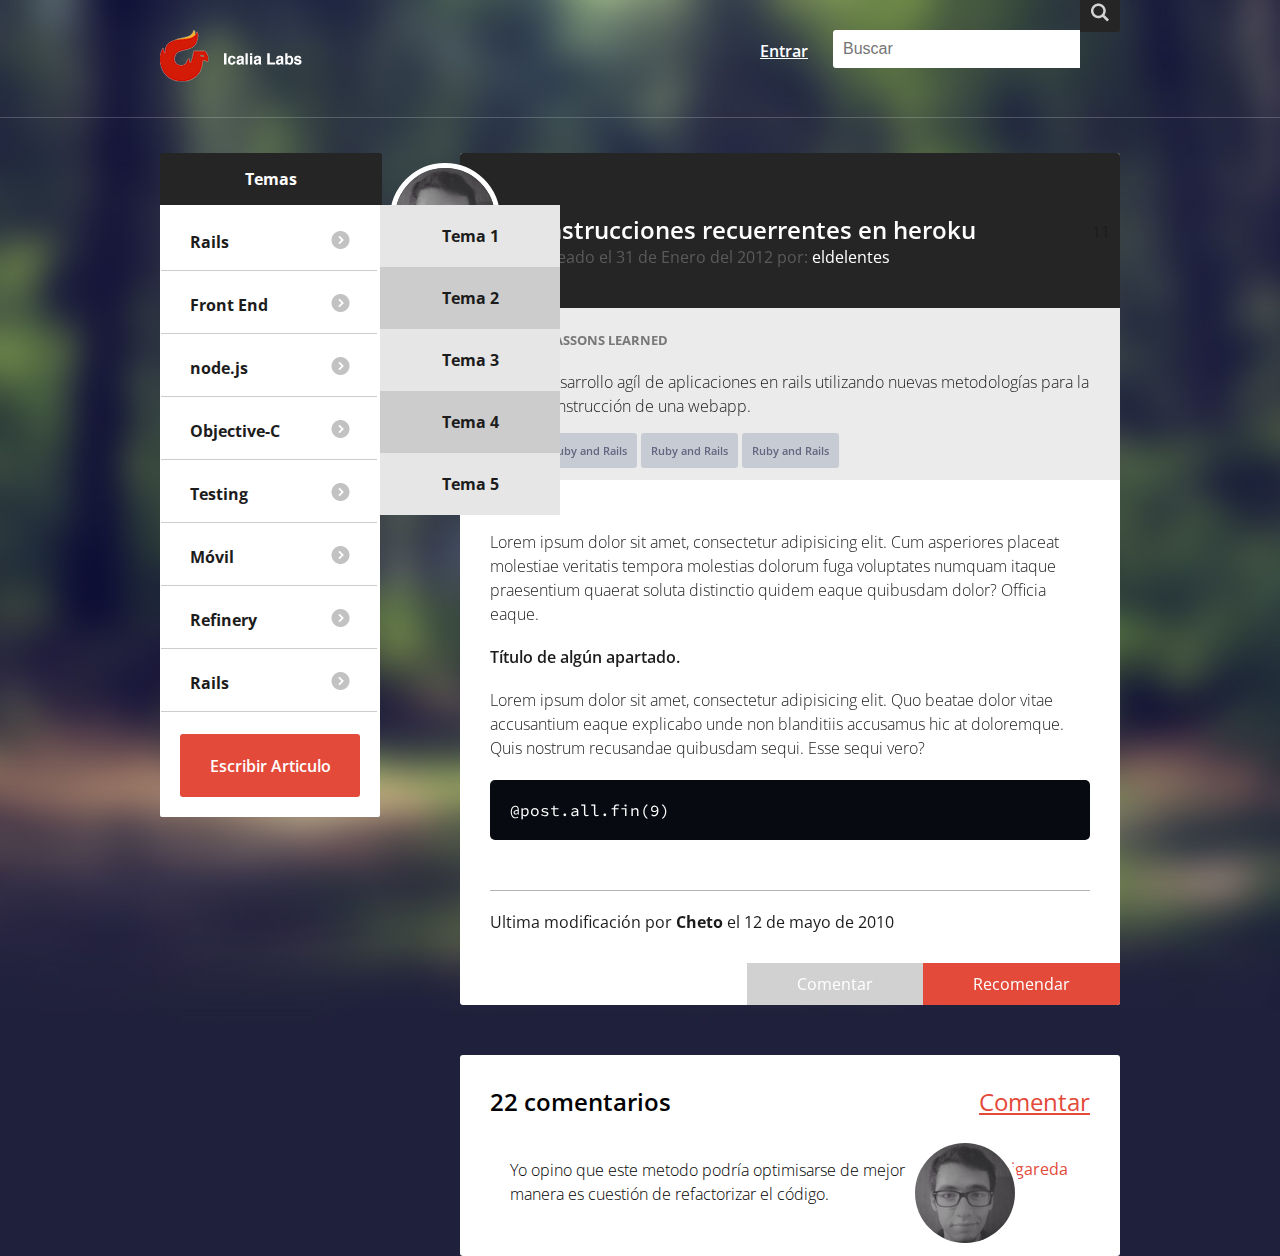
<file: index.html>
<!DOCTYPE html>
<html>
  <head>
    <title>Icalia Wiki</title>
    <meta charset='utf-8'>
    <link href='style.css' rel='stylesheet'>
  </head>
  <body>
    <div class='header'>
      <div class='container center'>
        <a class='logo' href='home.html'>
          <img src='img/logo.png'>
        </a>
        <nav class='header-menu'>
          <a href='#'>Entrar</a>
          <div class='search-box'>
            <input class='search' placeholder='Buscar'>
            <span class='icon'></span>
          </div>
        </nav>
      </div>
    </div>
    <section class='page container center'>
      <nav class='side-menu'>
        <span class='title'>Temas</span>
        <a href='#'>Rails</a>
        <a href='#'>Front End</a>
        <a href='#'>node.js</a>
        <a href='#'>Objective-C</a>
        <a href='#'>Testing</a>
        <a href='#'>Móvil</a>
        <a href='#'>Refinery</a>
        <a href='#'>Rails</a>
        <a class='actionbutton' href='write.html'>Escribir Articulo</a>
      </nav>
      <nav class='sub-menu'>
        <a href=''>Tema 1</a>
        <a href=''>Tema 2</a>
        <a href=''>Tema 3</a>
        <a href=''>Tema 4</a>
        <a href=''>Tema 5</a>
      </nav>
      <div class='article-container'>
        <div class='header-content'>
          <img class='user-avatar' src='img/avatar.jpg'>
          <h2 class='article-title'>Instrucciones recuerrentes en heroku</h2>
          <span class='date'>Creado el 31 de Enero del 2012 por:</span>
          <span class='username'>eldelentes</span>
          <div class='recomendation'>
            <span class='counter'>11</span>
          </div>
        </div>
        <div class='info-article'>
          <span class='leasson'>Leassons learned</span>
          <p>Desarrollo agíl de aplicaciones en rails utilizando nuevas metodologías para la construcción de una webapp.</p>
          <div class='tags'>
            <span class='tag'>Ruby and Rails</span>
            <span class='tag'>Ruby and Rails</span>
            <span class='tag'>Ruby and Rails</span>
          </div>
        </div>
        <div class='article-content'>
          <p>Lorem ipsum dolor sit amet, consectetur adipisicing elit. Cum asperiores placeat molestiae veritatis tempora molestias dolorum fuga voluptates numquam itaque praesentium quaerat soluta distinctio quidem eaque quibusdam dolor? Officia eaque.</p>
          <h3>Título de algún apartado.</h3>
          <p>Lorem ipsum dolor sit amet, consectetur adipisicing elit. Quo beatae dolor vitae accusantium eaque explicabo unde non blanditiis accusamus hic at doloremque. Quis nostrum recusandae quibusdam sequi. Esse sequi vero?</p>
          <code>@post.all.fin(9)</code>
        </div>
        <div class='feed'>
          <span>
            Ultima modificación por
            <b>Cheto</b>
            el 12 de mayo de 2010
          </span>
        </div>
        <div class='buttons'>
          <a class='btn comentar' href='#'>Comentar</a>
          <a class='btn recomendar' href='#'>Recomendar</a>
        </div>
      </div>
      <div class='coments-container'>
        <h3>22 comentarios</h3>
        <a href='#'>Comentar</a>
        <div class='coment'>
          <img class='user-avatar' src='img/avatar.jpg'>
          <span class='username'>Eduardo Higareda</span>
          <p>Yo opino que este metodo podría optimisarse de mejor manera es cuestión de refactorizar el código.</p>
        </div>
      </div>
    </section>
  </body>
</html>
</file>
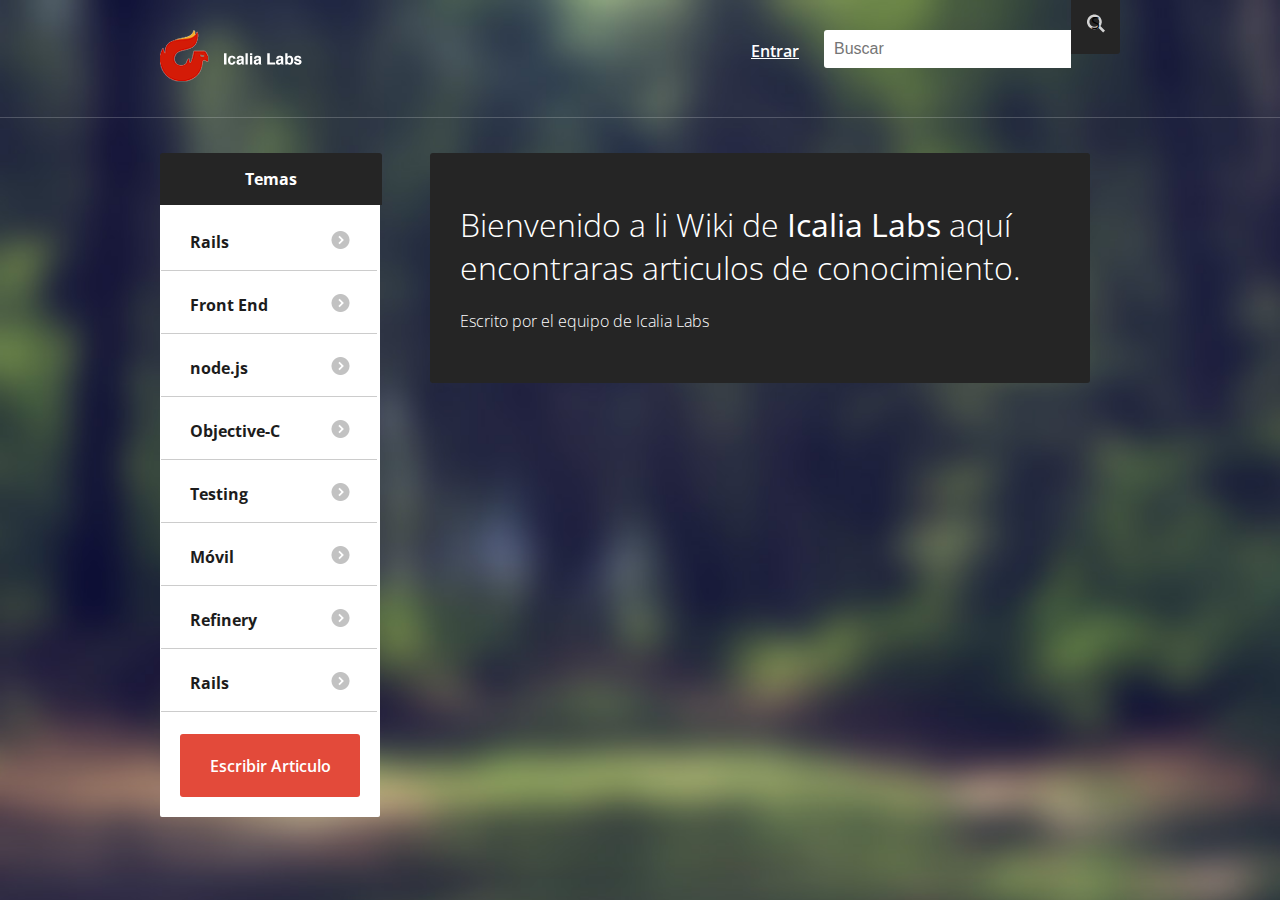
<file: home.html>
<!DOCTYPE html>
<html>
  <head>
    <title>Icalia Wiki</title>
    <meta charset='utf-8'>
    <link href='style.css' rel='stylesheet'>
    <script src='http://ajax.googleapis.com/ajax/libs/jquery/2.0.0/jquery.min.js'></script>
  </head>
  <body>
    <div class='header'>
      <div class='container center'>
        <a class='logo' href='index.html'>
          <img src='img/logo.png'>
        </a>
        <nav class='header-menu'>
          <a href='#' id='login'>Entrar</a>
          <div class='search-box'>
            <input class='search' placeholder='Buscar'>
            <span class='icon'>S</span>
          </div>
        </nav>
      </div>
    </div>
    <section class='page container center'>
      <nav class='side-menu'>
        <span class='title'>Temas</span>
        <a href='#'>Rails</a>
        <a href='#'>Front End</a>
        <a href='#'>node.js</a>
        <a href='#'>Objective-C</a>
        <a href='#'>Testing</a>
        <a href='#'>Móvil</a>
        <a href='#'>Refinery</a>
        <a href='#'>Rails</a>
        <a class='actionbutton' href='#'>Escribir Articulo</a>
      </nav>
    </section>
    <section class='news container'>
      <h2>
        Bienvenido  a li Wiki de
        <b>Icalia Labs</b>
        aquí  encontraras articulos de conocimiento.
      </h2>
      <P>Escrito por el equipo de Icalia Labs</P>
    </section>
    <div class='login' id='modal-login'>
      <div class='login-container'>
        <a class='close' ref='#'>X</a>
        <span>Iniciar Sesión</span>
        <input placeholder='Correo' type='text'>
        <input placeholder='Contraseña' type='password'>
        <input class='btn' type='submit' value='Ingresar'>
      </div>
    </div>
    <script>
      $('#login').click(function() {
      	$('#modal-login').show('slow', function() {
      	});
      });
      $('.close').click(function() {
      	$('#modal-login').hide('slow', function() {
      	});
      });
      
      $('.recomendar').click(function() {
      	$('.article-container').addClass('preview') {
      	});
      });
    </script>
  </body>
</html>
</file>
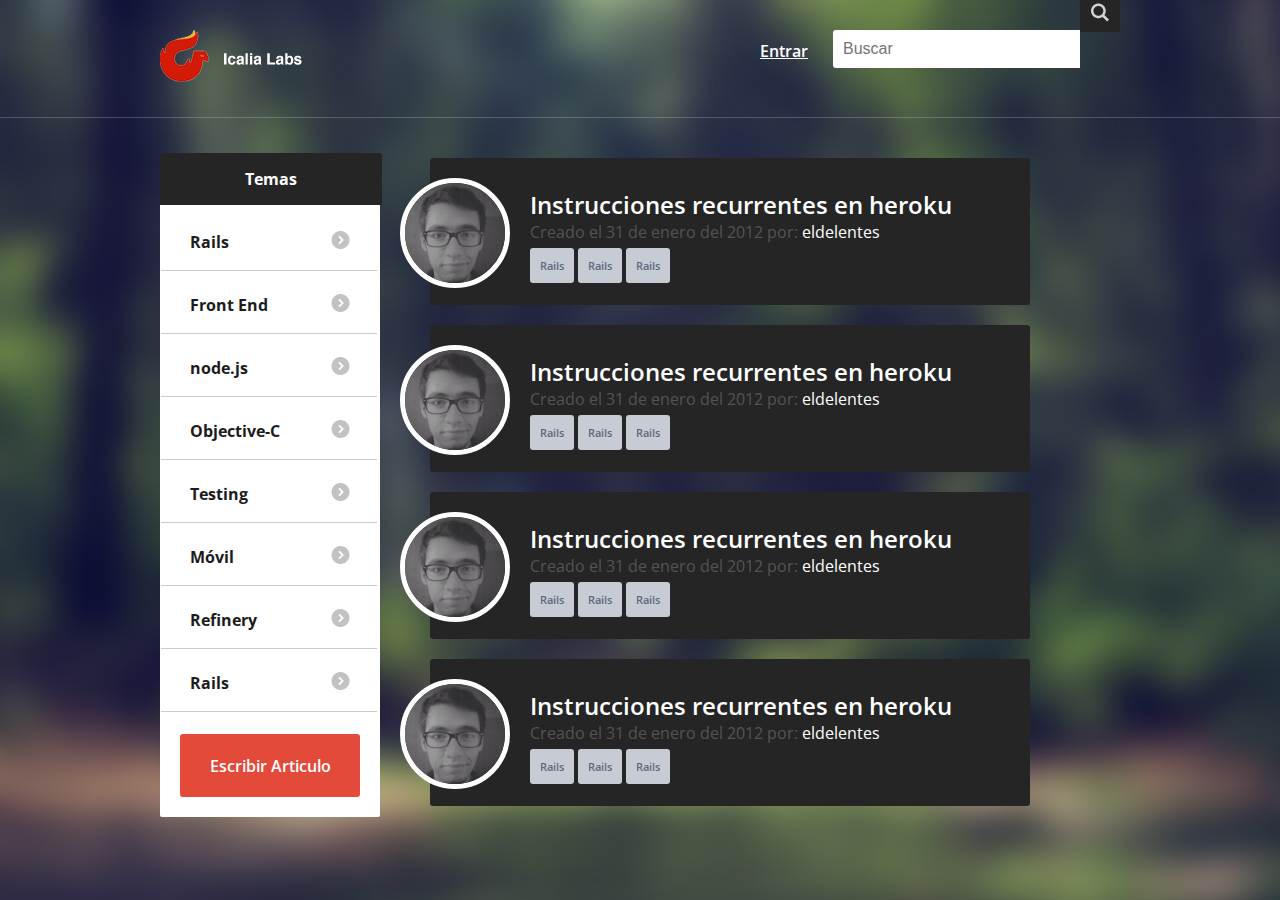
<file: links.html>
<!DOCTYPE html>
<html>
  <head>
    <title>Icalia Wiki</title>
    <meta charset='utf-8'>
    <link href='style.css' rel='stylesheet'>
    <script src='http://ajax.googleapis.com/ajax/libs/jquery/2.0.0/jquery.min.js'></script>
  </head>
  <body>
    <div class='header'>
      <div class='container center'>
        <a class='logo' href='index.html'>
          <img src='img/logo.png'>
        </a>
        <nav class='header-menu'>
          <a href='#' id='login'>Entrar</a>
          <div class='search-box'>
            <input class='search' placeholder='Buscar'>
            <span class='icon'></span>
          </div>
        </nav>
      </div>
    </div>
    <section class='page container center'>
      <nav class='side-menu'>
        <span class='title'>Temas</span>
        <a href='#'>Rails</a>
        <a href='#'>Front End</a>
        <a href='#'>node.js</a>
        <a href='#'>Objective-C</a>
        <a href='#'>Testing</a>
        <a href='#'>Móvil</a>
        <a href='#'>Refinery</a>
        <a href='#'>Rails</a>
        <a class='actionbutton' href='#'>Escribir Articulo</a>
      </nav>
    </section>
    <section class='links container'>
      <div class='link-item'>
        <img class='user-avatar' src='img/avatar.jpg'>
        <a>
          <h2>Instrucciones recurrentes en heroku</h2>
        </a>
        <span class='info'>Creado el 31 de enero del 2012 por:</span>
        <a class='username' href='#'>eldelentes</a>
        <div class='tags'>
          <span class='tag'>Rails</span>
          <span class='tag'>Rails</span>
          <span class='tag'>Rails</span>
        </div>
      </div>
      <div class='link-item'>
        <img class='user-avatar' src='img/avatar.jpg'>
        <a>
          <h2>Instrucciones recurrentes en heroku</h2>
        </a>
        <span class='info'>Creado el 31 de enero del 2012 por:</span>
        <a class='username' href='#'>eldelentes</a>
        <div class='tags'>
          <span class='tag'>Rails</span>
          <span class='tag'>Rails</span>
          <span class='tag'>Rails</span>
        </div>
      </div>
      <div class='link-item'>
        <img class='user-avatar' src='img/avatar.jpg'>
        <a>
          <h2>Instrucciones recurrentes en heroku</h2>
        </a>
        <span class='info'>Creado el 31 de enero del 2012 por:</span>
        <a class='username' href='#'>eldelentes</a>
        <div class='tags'>
          <span class='tag'>Rails</span>
          <span class='tag'>Rails</span>
          <span class='tag'>Rails</span>
        </div>
      </div>
      <div class='link-item'>
        <img class='user-avatar' src='img/avatar.jpg'>
        <a>
          <h2>Instrucciones recurrentes en heroku</h2>
        </a>
        <span class='info'>Creado el 31 de enero del 2012 por:</span>
        <a class='username' href='#'>eldelentes</a>
        <div class='tags'>
          <span class='tag'>Rails</span>
          <span class='tag'>Rails</span>
          <span class='tag'>Rails</span>
        </div>
      </div>
    </section>
    <div class='login' id='modal-login'>
      <div class='login-container'>
        <a class='close' ref='#'>X</a>
        <span>Iniciar Sesión</span>
        <input placeholder='Correo' type='text'>
        <input placeholder='Contraseña' type='password'>
        <input class='btn' type='submit' value='Ingresar'>
      </div>
    </div>
    <script>
      $('#login').click(function() {
      	$('#modal-login').show('slow', function() {
      	});
      });
      $('.close').click(function() {
      	$('#modal-login').hide('slow', function() {
      	});
      });
      
      $('.recomendar').click(function() {
      	$('.article-container').addClass('preview') {
      	});
      });
    </script>
  </body>
</html>
</file>
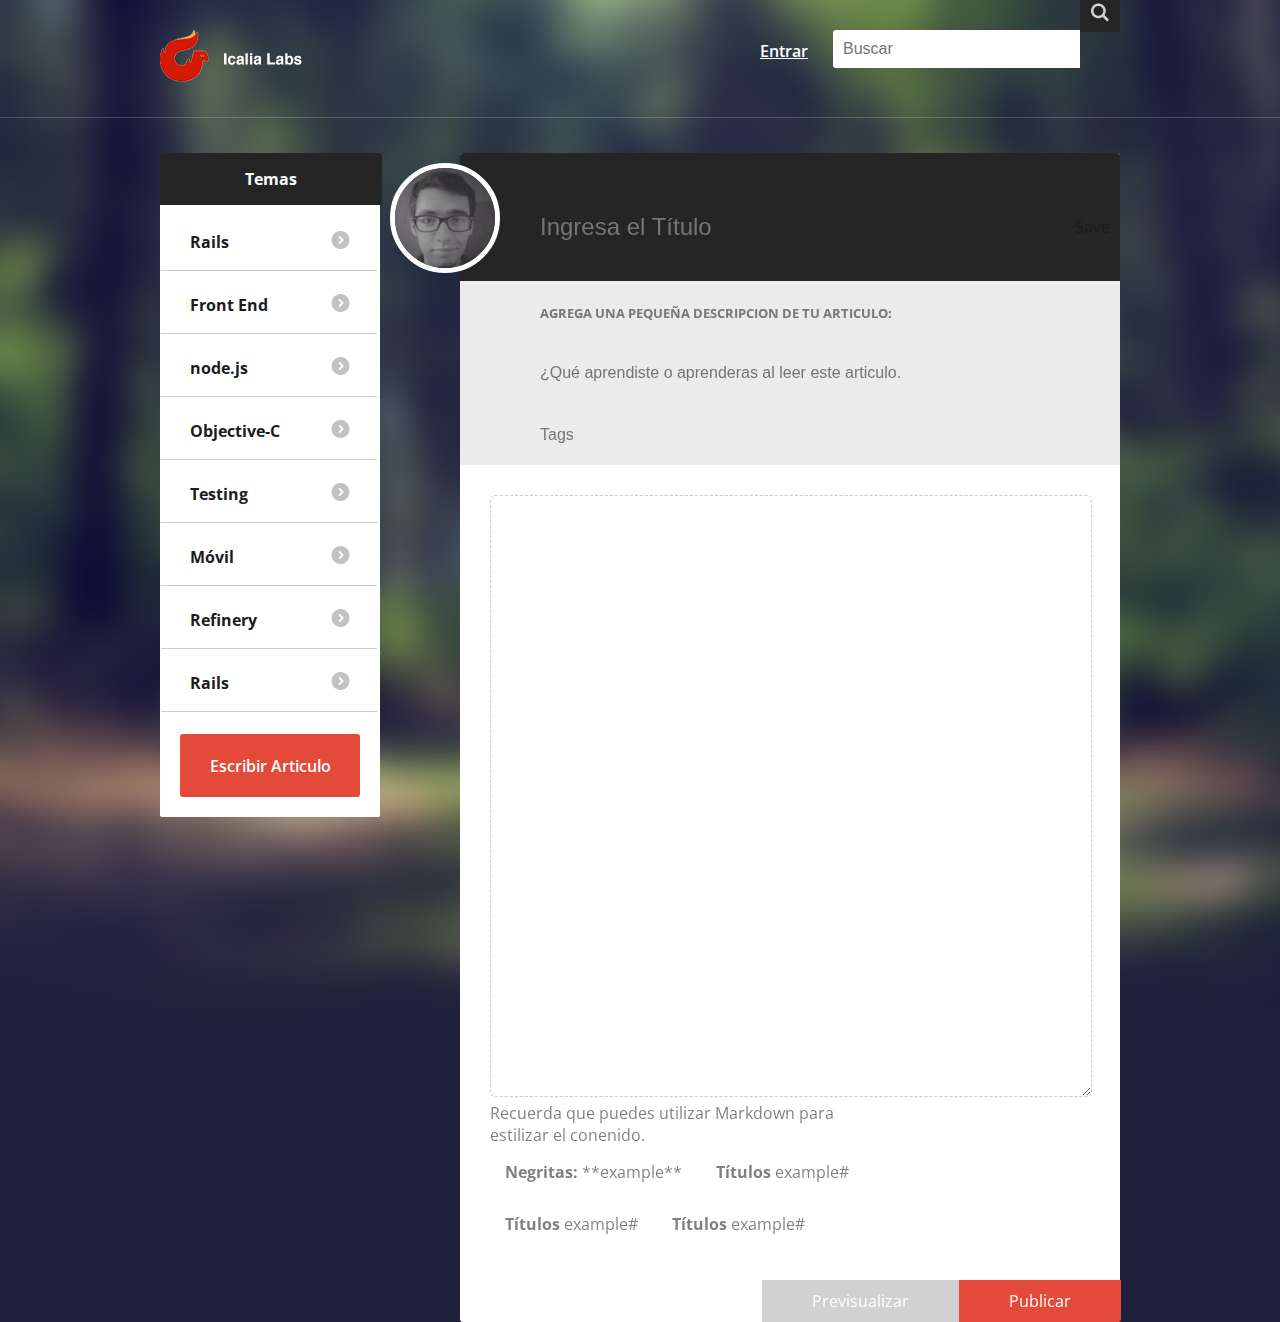
<file: write.html>
<!DOCTYPE html>
<html>
  <head>
    <title>Icalia Wiki</title>
    <meta charset='utf-8'>
    <link href='style.css' rel='stylesheet'>
    <script src='http://ajax.googleapis.com/ajax/libs/jquery/2.0.0/jquery.min.js'></script>
  </head>
  <body>
    <div class='header'>
      <div class='container center'>
        <a class='logo' href='home.html'>
          <img src='img/logo.png'>
        </a>
        <nav class='header-menu'>
          <a href='#' id='login'>Entrar</a>
          <div class='search-box'>
            <input class='search' placeholder='Buscar'>
            <span class='icon'></span>
          </div>
        </nav>
      </div>
    </div>
    <section class='page container center'>
      <nav class='side-menu'>
        <span class='title'>Temas</span>
        <a href='#'>Rails</a>
        <a href='#'>Front End</a>
        <a href='#'>node.js</a>
        <a href='#'>Objective-C</a>
        <a href='#'>Testing</a>
        <a href='#'>Móvil</a>
        <a href='#'>Refinery</a>
        <a href='#'>Rails</a>
        <a class='actionbutton' href='#'>Escribir Articulo</a>
      </nav>
      <div class='article-container'>
        <div class='header-content'>
          <img class='user-avatar' src='img/avatar.jpg'>
          <input class='article-title' placeholder='Ingresa el Título' type='text'>
          <div class='recomendation'>
            <span class='counter'>Save</span>
          </div>
        </div>
        <div class='info-article'>
          <span class='leasson'>Agrega una pequeña descripcion de tu articulo:</span>
          <input class='leassons' placeholder='¿Qué aprendiste o aprenderas al leer este articulo.' type='textarea'>
          <input class='tags-form' placeholder='Tags' type='textarea'>
        </div>
        <div class='article-content'>
          <textarea></textarea>
        </div>
        <div class='instructions'>
          <span>Recuerda que puedes utilizar Markdown para estilizar el conenido.</span>
          <br>
          <span class='feature'>
            <b>Negritas:</b>
            **example**
          </span>
          <span class='feature'>
            <b>Títulos</b>
            example#
          </span>
          <span class='feature'>
            <b>Títulos</b>
            example#
          </span>
          <span class='feature'>
            <b>Títulos</b>
            example#
          </span>
        </div>
        <div class='buttons-publish'>
          <a class='btn preview' href='#'>Previsualizar</a>
          <a class='btn recomendar' href='#'>Publicar</a>
        </div>
      </div>
    </section>
    <div class='login' id='modal-login'>
      <div class='login-container'>
        <a class='close' ref='#'>X</a>
        <span>Iniciar Sesión</span>
        <input placeholder='Correo' type='text'>
        <input placeholder='Contraseña' type='password'>
        <input class='btn' type='submit' value='Ingresar'>
      </div>
    </div>
    <script>
      $('#login').click(function() {
      	$('#modal-login').show('slow', function() {
      	});
      });
      $('.close').click(function() {
      	$('#modal-login').hide('slow', function() {
      	});
      });
      $('.preview').click(function() {
      	$('.article-container').addClass("flip", function() {
      	});
      });
    </script>
  </body>
</html>
</file>
<file: style.css>
@import url(http://fonts.googleapis.com/css?family=Open+Sans:400italic,400,300,600,700);@import url(http://fonts.googleapis.com/css?family=Source+Code+Pro:300,400);*{margin:0px;padding:0px}ul{list-style:none}a{text-decoration:none}a:hover{cursor:pointer}input:focus,textarea:focus{border:none;outline:none}.center{margin:0 auto}.container{width:960px}.columns{display:block}.column{margin:0px 5px;display:inline-block;vertical-align:top}*{font-size:1em}h1{font-size:2em}h2{font-size:1.5em}p{font-size:1em;line-height:1.5em}code{background:#080a11;color:#fff;padding:20px;display:block;border-radius:5px}.underline{text-decoration:underline}.btn{padding:10px 50px;display:inline-block;color:#fff}.article-container{-webkit-perspective:1000;-moz-perspective:1000;-o-perspective:1000;perspective:1000;-webkit-transition:all 0.6s ease;-webkit-transform-style:preserve-3d;-moz-transition:all 0.6s ease;-moz-transform-style:preserve-3d;-o-transition:all 0.6s ease;-o-transform-style:preserve-3d;transition:all 0.6s ease;transform-style:preserve-3d}.flip{-webkit-transform:rotateY(180deg);-moz-transform:rotateY(180deg);-o-transform:rotateY(180deg);transform:rotateY(180deg)}.flip .header-content{-webkit-transform:rotateY(180deg);-moz-transform:rotateY(180deg);-o-transform:rotateY(180deg);transform:rotateY(180deg)}.flip .info-article{-webkit-transform:rotateY(180deg);-moz-transform:rotateY(180deg);-o-transform:rotateY(180deg);transform:rotateY(180deg)}.flip .artcle-content{-webkit-transform:rotateY(180deg);-moz-transform:rotateY(180deg);-o-transform:rotateY(180deg);transform:rotateY(180deg)}.flip .instructions{-webkit-transform:rotateY(180deg);-moz-transform:rotateY(180deg);-o-transform:rotateY(180deg);transform:rotateY(180deg)}.flip .buttons-publish{-webkit-transform:rotateY(180deg);-moz-transform:rotateY(180deg);-o-transform:rotateY(180deg);transform:rotateY(180deg)}.sep{display:block;width:200px;height:2px;background:rgba(255,255,255,0.4)}.user-avatar{border-radius:50%;position:absolute;width:100px;height:100px;border:5px solid #fff}.tag{padding:10px;background:#c7ccd4;font-size:0.7em;font-weight:600;border-radius:3px;color:#616780}body{font-family:"Open Sans",sans-serif}h1{font-weight:700}h2,h3{font-weight:600}p{font-weight:300;margin:20px 0px}code{font-family:"Source Code Pro",sans-serif}body{background:url(img/greenbg.jpg) no-repeat #1f203b;background-size:100% auto}.header{padding:30px;border-bottom:1px solid rgba(255,255,255,0.2)}.header .logo{display:inline-block}.header .header-menu{display:inline-block;float:right}.header .header-menu a{display:inline-block;color:#fff;text-decoration:underline;float:left;position:relative;top:10px;left:-25px;font-weight:600}.header .header-menu .search-box{display:inline-block;float:right;position:relative}.header .header-menu .search-box .search{padding:10px 30px 10px 10px;border-radius:3px 0px 0px 3px;border:none;transition:all 0.5s ease;min-width:170px}.header .header-menu .search-box .search:focus{border:none;width:400px}.header .header-menu .search-box .icon{background:url(img/search.png) #252525 no-repeat;background-position:center;padding:20px 20px;position:relative;float:right;top:-38px;border-radius:0px 3px 3px 0px}.page{margin-top:50px;position:relative}.side-menu{width:180px;background:#fff;border-radius:2px;padding:20px;display:inline-block;float:left}.side-menu .title{background:#252525;position:relative;top:-20px;right:20px;text-align:center;padding:15px 85px;color:#fff;font-weight:700;border-radius:3px 3px 0px 0px}.side-menu a{display:block;padding:20px 10px;color:#1c1c1c;font-weight:700}.side-menu a:hover{color:#e34a3a}.side-menu a:before{content:'';width:216px;height:1px;background:rgba(0,0,0,0.2);display:block;position:relative;left:-29px;top:40px}.side-menu a:after{content:url(img/arrow.png);float:right}.sub-menu{width:180px;padding:0px;text-align:center;margin-top:37px;display:inline-block;position:absolute;z-index:100}.sub-menu a{display:block;padding:20px 20px;color:#1c1c1c;font-weight:700}.sub-menu a:nth-child(odd){background:#e6e6e6}.sub-menu a:nth-child(even){background:#ccc}a.actionbutton{background:#e34a3a;font-weight:600;text-align:center;color:#fff;border-radius:3px;margin-top:20px}a.actionbutton:hover{opacity:0.8;color:#fff}a.actionbutton:before{width:0px;height:0x}a.actionbutton:after{content:'';float:right;position:relative}.article-container{display:inline-block;background:#fff;padding:30px;width:600px;float:right;border-radius:3px;margin-top:-15px;color:#1c1c1c}.article-container .header-content{background:#252525;position:relative;top:-30px;left:-30px;width:570px;padding:40px 10px 40px 80px;border-radius:3px 3px 0px 0px}.article-container .header-content .user-avatar{left:-70px;top:10px}.article-container .header-content .article-title{color:#fff}.article-container .header-content .date{color:#5a5a5a}.article-container .header-content .username{color:#fff}.article-container .header-content .recomendation{position:relative;top:-25px;left:50px;float:right}.article-container .header-content .recomendation:after{content:'Recomendo';color:#fff;font-size:8pt;padding:5px;border:3px solid #323642;border-radius:3px;position:relative;top:43px;left:-82px}.article-container .info-article{background:#ebebeb;position:relative;top:-30px;left:-30px;width:570px;padding:20px 10px 20px 80px}.article-container .info-article .leasson{color:#787878;font-weight:700;text-transform:uppercase;font-size:0.8em}.article-container .info-article .tags{margin-top:10px}.article-container .feed{border-top:1px solid rgba(0,0,0,0.3);margin-top:50px;padding-top:20px}.article-container .buttons{position:relative;bottom:-30px;right:-257px}.article-container .recomendar{background:#e34a3a;border-radius:0px 0px 3px 0px;margin-left:-4px}.article-container .comentar{background:#d1d1d1}.coments-container{display:inline-block;background:#fff;padding:30px;margin-top:50px;width:600px;left:300px;position:relative;border-radius:3px}.coments-container h3{display:inline-block;font-size:1.5em}.coments-container a{display:inline-block;text-decoration:underline;color:#e34a3a;font-size:1.5em;float:right}.coments-container .coment{padding-top:20px}.coments-container .coment .user-avatar{border-radius:50%;display:inline-block;float:left}.coments-container .coment .username{color:#e34a3a;display:inline-block;vertical-align:top;padding-left:20px;padding-top:20px}.coments-container .coment p{display:inline-block;width:400px;float:left;padding-left:20px}.article-container .header-content{padding:60px 10px 40px 80px !important}.article-container input.article-title{background:#252525;border:none;display:block;width:450px;font-size:1.5em}.article-container .recomendation{position:relative;top:-25px;left:0px !important;float:right}.article-container .recomendation:after{display:none}.article-container input.leassons{width:500px;height:100px;background:#ebebeb;border:0px;display:block}.article-container input.tags-form{background:#ebebeb;border:0px;width:400px}.article-container textarea{width:600px;height:600px;border:1px dashed rgba(0,0,0,0.2);border-radius:5px}.article-container .instructions{color:rgba(0,0,0,0.5);display:block;width:400px}.article-container .instructions .feature{display:inline-block;padding:15px;vertical-align:top}.article-container .buttons-publish{right:-272px;bottom:-30px;position:relative}.article-container .preview{background:#d1d1d1}.login{background:rgba(0,0,0,0.8);width:100%;height:100%;position:fixed;top:0px;overflow:hidden;display:none}.login .close{width:20px;height:20px;display:block;padding:10px;background:#e34a3a;position:relative;top:-40px;left:600px;border-radius:0px 3px 0px 0px}.login .login-container{background:#fff;width:600px;margin:100px auto;padding:40px;border-radius:5px;text-align:center}.login input{display:block;width:300px;margin:10px auto;padding:20px;background:rgba(0,0,0,0.1);border-radius:3px;border:none}.login input[type="submit"]{background:#e34a3a}.login input[type="submit"]:hover{cursor:pointer}.news{display:inline-block;padding:30px;width:600px;background:#252525;color:#fff;border-radius:3px;margin-top:-15px;margin-left:50px}.news h2{font-weight:300;font-size:2em;margin:20px 0px}.news a{color:#fff;margin:10px 0px;display:block}.news .sep{margin:10px 0px}.news .column{margin-top:30px;width:45%}.links{display:inline-block;width:600px;color:#fff;margin-top:-30px;margin-left:50px}.links .link-item{background:#252525;display:block;position:relative;padding:30px 0px 30px 100px;border-radius:3px;margin:20px 0px}.links .link-item h2{color:#fff}.links .link-item .user-avatar{top:20px;left:-30px}.links .link-item .info{color:#545454}.links .link-item .username{color:#fff;display:inline-block}.links .link-item .tags{margin-top:10px}
</file>
